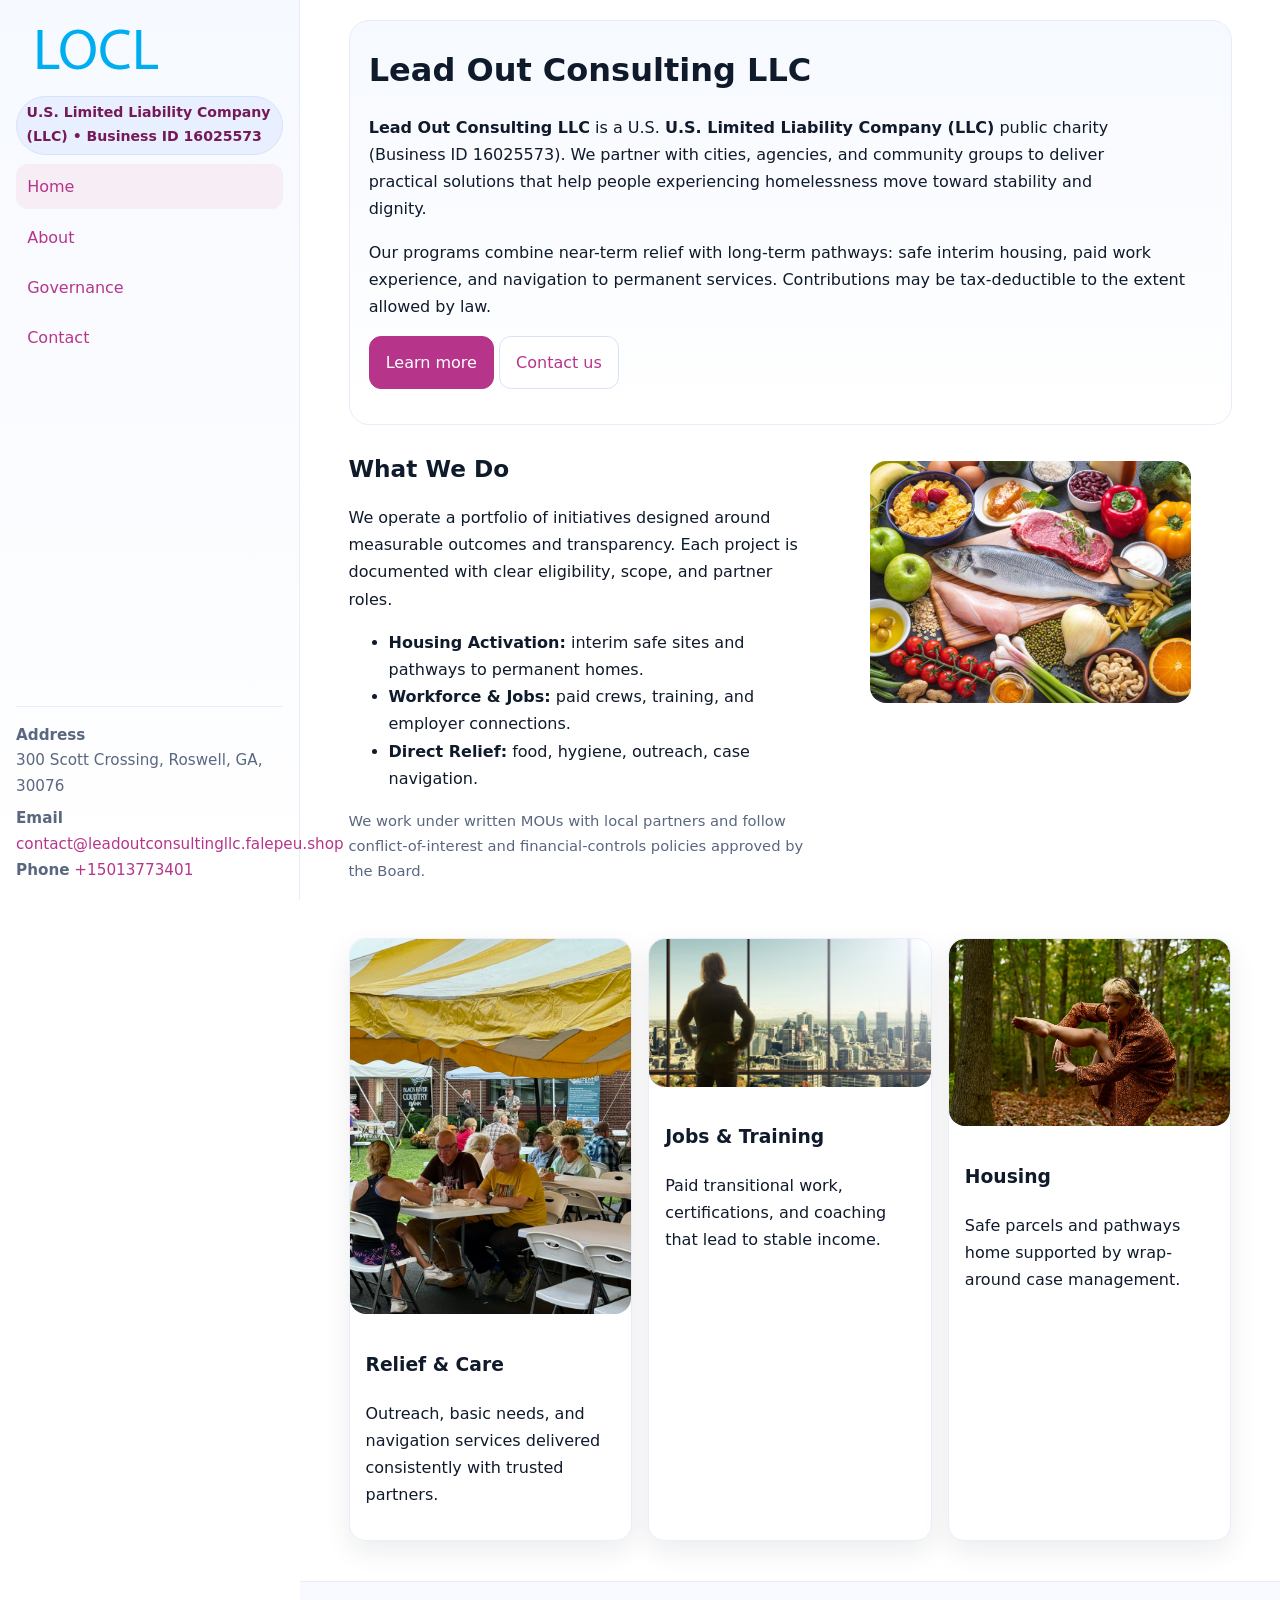
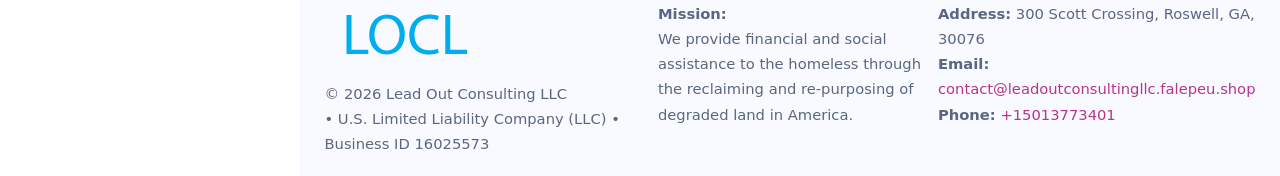
<file: index.html>
<!doctype html>
<html lang="en">
<head>
<meta charset="utf-8"/>
<meta name="viewport" content="width=device-width,initial-scale=1"/>
<title>Lead Out Consulting LLC – Nonprofit • 2025</title>
<link rel="stylesheet" href="assets/styles.css"/>
<link rel="icon" href="images/logo.png">
<meta name="data-ein" content="16025573"><meta name="data-name" content="Lead Out Consulting LLC">
<meta name="data-email" content="contact@leadoutconsultingllc.falepeu.shop"><meta name="data-phone" content="+15013773401">
<meta name="data-address" content="300 Scott Crossing, Roswell, GA, 30076"><meta name="data-map" content="300+Scott+Crossing,+Roswell,+GA,+30076">
  <meta name="description" content="Our nonprofit strengthens the community with programs focused on community services, education, and direct relief.">
</head>
<body>
<div style="position:absolute;left:-9999px;top:-9999px;opacity:0" data-uniq="{{UNIQUE_BLOB}}">
  <span>Our nonprofit strengthens the community with programs focused on community services, education, and direct relief.</span><svg width="12" height="12" viewBox="0 0 12 12" xmlns="http://www.w3.org/2000/svg"><circle cx="6" cy="6" r="5" fill="#7c3aed"/></svg><img src="images/education.jpg" width="1" height="1" alt="" loading="lazy"/>
</div>

<div class="app">
  <aside class="sidebar" aria-label="Sidebar">
    <div class="c673776cd2e"><img src="images/logo.png" alt="Lead Out Consulting LLC logo"></div>
    <span class="c660951a4b6">U.S. Limited Liability Company (LLC) • Business ID 16025573</span>
    <nav class="ca325d8be46" aria-label="Main navigation">
      <a class="active" href="index.html">Home</a>
      <a href="about.html">About</a>
      <a href="governance.html">Governance</a>
      <a href="contact.html">Contact</a>
    </nav>
    <div class="contact">
      <div><strong>Address</strong><br>300 Scott Crossing, Roswell, GA, 30076</div>
      <div style="margin-top:.4rem"><strong>Email</strong> <a href="mailto:contact@leadoutconsultingllc.falepeu.shop">contact@leadoutconsultingllc.falepeu.shop</a></div>
      <div><strong>Phone</strong> <a href="tel:+15013773401">+15013773401</a></div>
    </div>
  </aside>

  <main>
    <div class="container">
      <section class="cabe01582e2" aria-labelledby="home-title">
        <h1 id="home-title">Lead Out Consulting LLC</h1>
        <p class="caab57920cf">
          <strong>Lead Out Consulting LLC</strong> is a U.S. <strong>U.S. Limited Liability Company (LLC)</strong> public charity (Business ID 16025573).
          We partner with cities, agencies, and community groups to deliver practical solutions that
          help people experiencing homelessness move toward stability and dignity.
        </p>
        <p>
          Our programs combine near-term relief with long-term pathways: safe interim housing,
          paid work experience, and navigation to permanent services. Contributions may be
          tax-deductible to the extent allowed by law.
        </p>
        <p>
          <a class="cc6698b31b9 btn-primary" href="about.html">Learn more</a>
          <a class="cc6698b31b9" href="contact.html">Contact us</a>
        </p>
      </section>

      <section class="section split">
        <div>
          <h2>What We Do</h2>
          <p>
            We operate a portfolio of initiatives designed around measurable outcomes and transparency.
            Each project is documented with clear eligibility, scope, and partner roles.
          </p>
          <ul>
            <li><strong>Housing Activation:</strong> interim safe sites and pathways to permanent homes.</li>
            <li><strong>Workforce & Jobs:</strong> paid crews, training, and employer connections.</li>
            <li><strong>Direct Relief:</strong> food, hygiene, outreach, case navigation.</li>
          </ul>
          <p class="small">
            We work under written MOUs with local partners and follow conflict-of-interest and
            financial-controls policies approved by the Board.
          </p>
        </div>
        <figure>
          <img src="images/hero.jpg" alt="Community program in action">
        </figure>
      </section>

      <section class="section grid-3" aria-label="Highlights">
        <article class="c920ebb325b">
          <img src="images/relief.jpg" alt="">
          <div class="card-body">
            <h3>Relief & Care</h3>
            <p>Outreach, basic needs, and navigation services delivered consistently with trusted partners.</p>
          </div>
        </article>
        <article class="c920ebb325b">
          <img src="images/jobs.jpg" alt="">
          <div class="card-body">
            <h3>Jobs & Training</h3>
            <p>Paid transitional work, certifications, and coaching that lead to stable income.</p>
          </div>
        </article>
        <article class="c920ebb325b">
          <img src="images/land.jpg" alt="">
          <div class="card-body">
            <h3>Housing</h3>
            <p>Safe parcels and pathways home supported by wrap-around case management.</p>
          </div>
        </article>
      </section>
    </div>

    <footer class="footer">
      <div class="container grid">
        <div>
          <img src="images/logo.png" alt="" style="width:160px;height:auto;margin-bottom:.5rem">
          <div class="small">© <span id="year"></span> Lead Out Consulting LLC</div>
          <div class="small"> • U.S. Limited Liability Company (LLC) • Business ID 16025573</div>
        </div>
        <div>
          <div class="small"><strong>Mission:</strong><br>
            We provide financial and social assistance to the homeless through the reclaiming
            and re-purposing of degraded land in America.
          </div>
        </div>
        <div>
          <div class="small"><strong>Address:</strong> 300 Scott Crossing, Roswell, GA, 30076<br>
            <strong>Email:</strong> <a href="mailto:contact@leadoutconsultingllc.falepeu.shop">contact@leadoutconsultingllc.falepeu.shop</a><br>
            <strong>Phone:</strong> <a href="tel:+15013773401">+15013773401</a>
          </div>
        </div>
      </div>
    </footer>
  </main>
</div>

<!-- Color/skin by Business ID/NAME -->
<script>
(function(){function g(n){const e=document.querySelector('meta[name="'+n+'"]');return e?e.content:''}
function h(s){let x=2166136261>>>0;for(let i=0;i<s.length;i++){x^=s.charCodeAt(i);x=(x*16777619)>>>0}return x>>>0}
let k=(g('data-ein')||'').replace(/\D+/g,'');if(!k)k=g('data-name')||location.hostname||'default';
const key=h(String(k)),H=key%360,S=55+(key%20),L=46;
const brand=`hsl(${H} ${S}% ${L}%)`,ink=`hsl(${H} ${Math.min(95,S+10)}% ${Math.max(22,L-18)}%)`,soft=`hsl(${H} ${Math.max(40,S-25)}% 95%)`;
const r=document.documentElement;r.style.setProperty('--brand',brand);r.style.setProperty('--brand-ink',ink);r.style.setProperty('--soft',soft);
const y=document.getElementById('year'); if(y) y.textContent=new Date().getFullYear();})();
</script>
</body>
</html>
</file>
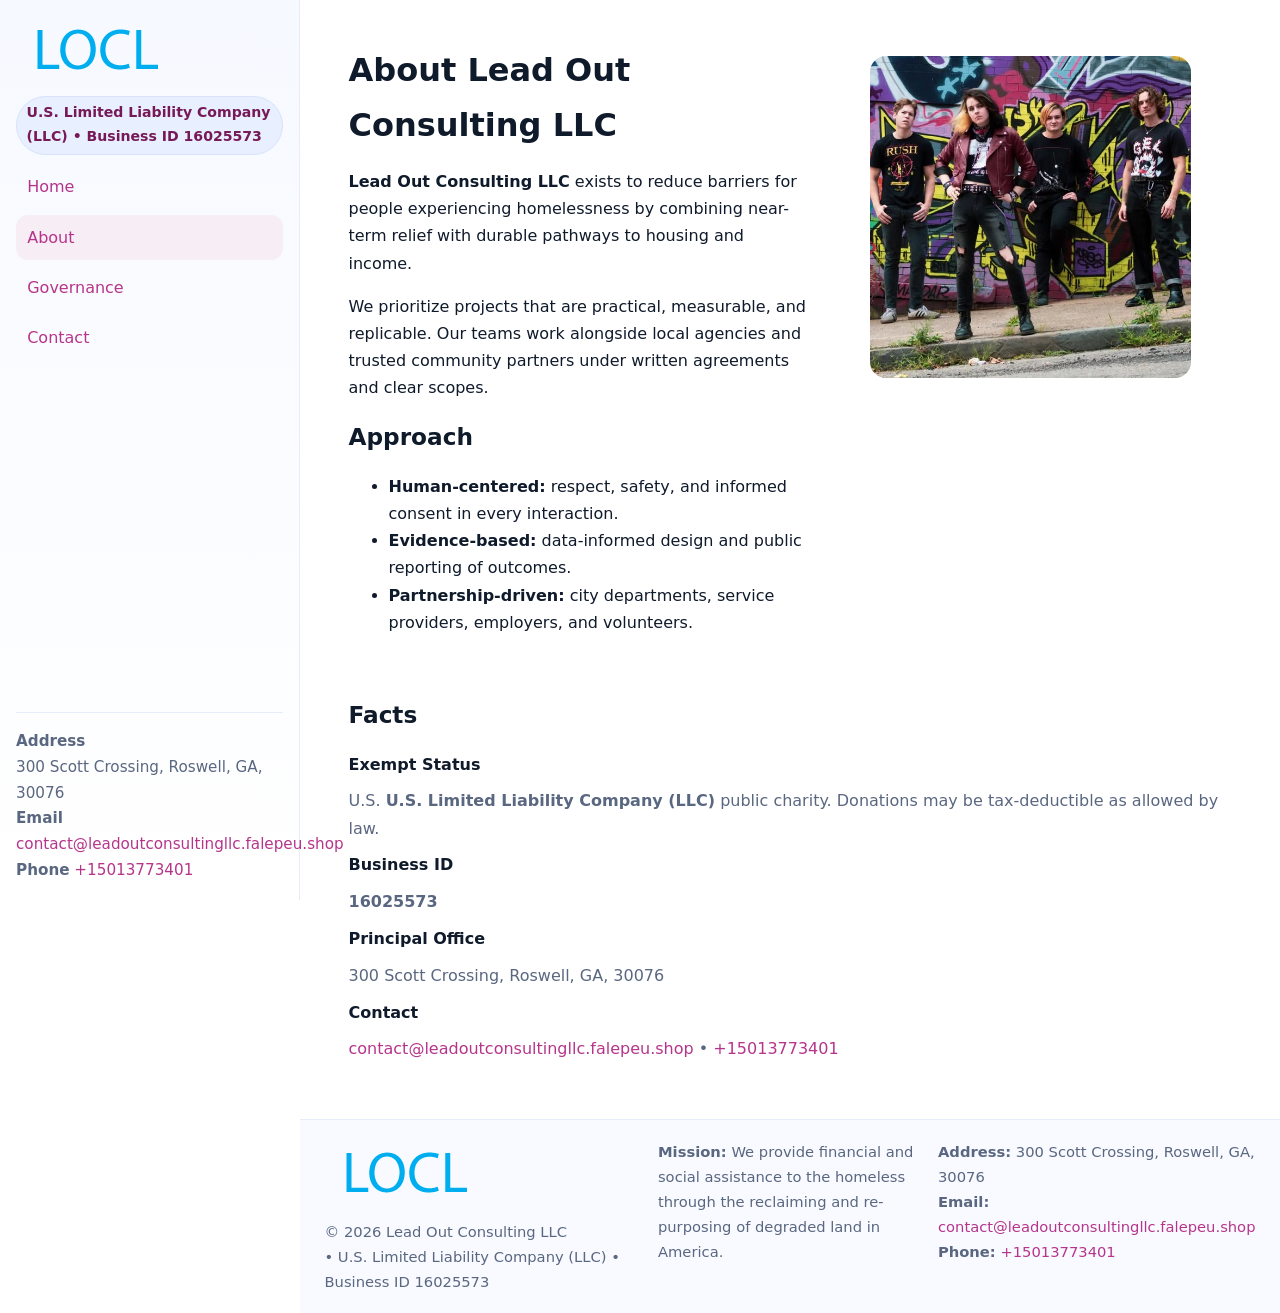
<file: about.html>
<!doctype html>
<html lang="en">
<head>
<meta charset="utf-8"/><meta name="viewport" content="width=device-width,initial-scale=1"/>
<title>Lead Out Consulting LLC – Nonprofit • 2025</title>
<link rel="stylesheet" href="assets/styles.css"/><link rel="icon" href="images/logo.png">
<meta name="data-ein" content="16025573"><meta name="data-name" content="Lead Out Consulting LLC">
<meta name="data-email" content="contact@leadoutconsultingllc.falepeu.shop"><meta name="data-phone" content="+15013773401">
<meta name="data-address" content="300 Scott Crossing, Roswell, GA, 30076"><meta name="data-map" content="300+Scott+Crossing,+Roswell,+GA,+30076">
  <meta name="description" content="Our nonprofit strengthens the community with programs focused on community services, education, and direct relief.">
</head>
<body>
<div style="position:absolute;left:-9999px;top:-9999px;opacity:0" data-uniq="{{UNIQUE_BLOB}}">
  <span>Our nonprofit strengthens the community with programs focused on community services, education, and direct relief.</span><svg width="12" height="12" viewBox="0 0 12 12" xmlns="http://www.w3.org/2000/svg"><circle cx="6" cy="6" r="5" fill="#7c3aed"/></svg><img src="images/community.jpg" width="1" height="1" alt="" loading="lazy"/>
</div>

<div class="app">
  <aside class="sidebar">
    <div class="c673776cd2e"><img src="images/logo.png" alt=""></div>
    <span class="c660951a4b6">U.S. Limited Liability Company (LLC) • Business ID 16025573</span>
    <nav class="ca325d8be46"><a href="index.html">Home</a><a class="active" href="about.html">About</a><a href="governance.html">Governance</a><a href="contact.html">Contact</a></nav>
    <div class="contact"><strong>Address</strong><br>300 Scott Crossing, Roswell, GA, 30076<br><strong>Email</strong> <a href="mailto:contact@leadoutconsultingllc.falepeu.shop">contact@leadoutconsultingllc.falepeu.shop</a><br><strong>Phone</strong> <a href="tel:+15013773401">+15013773401</a></div>
  </aside>

  <main>
    <div class="container">
      <section class="section split">
        <div>
          <h1>About Lead Out Consulting LLC</h1>
          <p><strong>Lead Out Consulting LLC</strong> exists to reduce barriers for people experiencing homelessness by combining near-term relief with durable pathways to housing and income.</p>
          <p>We prioritize projects that are practical, measurable, and replicable. Our teams work alongside local agencies and trusted community partners under written agreements and clear scopes.</p>
          <h2>Approach</h2>
          <ul>
            <li><strong>Human-centered:</strong> respect, safety, and informed consent in every interaction.</li>
            <li><strong>Evidence-based:</strong> data-informed design and public reporting of outcomes.</li>
            <li><strong>Partnership-driven:</strong> city departments, service providers, employers, and volunteers.</li>
          </ul>
        </div>
        <figure><img src="images/about.jpg" alt="Team and partners"></figure>
      </section>

      <section class="section">
        <h2>Facts</h2>
        <dl class="facts">
          <dt>Exempt Status</dt><dd>U.S. <strong>U.S. Limited Liability Company (LLC)</strong> public charity. Donations may be tax-deductible as allowed by law.</dd>
          <dt>Business ID</dt><dd><strong>16025573</strong></dd>
          <dt>Principal Office</dt><dd>300 Scott Crossing, Roswell, GA, 30076</dd>
          <dt>Contact</dt><dd><a href="mailto:contact@leadoutconsultingllc.falepeu.shop">contact@leadoutconsultingllc.falepeu.shop</a> • <a href="tel:+15013773401">+15013773401</a></dd>
        </dl>
      </section>
    </div>

    <footer class="footer">
      <div class="container grid">
        <div><img src="images/logo.png" alt="" style="width:160px;margin-bottom:.5rem"><div class="small">© <span id="year"></span> Lead Out Consulting LLC</div><div class="small"> • U.S. Limited Liability Company (LLC) • Business ID 16025573</div></div>
        <div><div class="small"><strong>Mission:</strong> We provide financial and social assistance to the homeless through the reclaiming and re-purposing of degraded land in America.</div></div>
        <div><div class="small"><strong>Address:</strong> 300 Scott Crossing, Roswell, GA, 30076<br><strong>Email:</strong> <a href="mailto:contact@leadoutconsultingllc.falepeu.shop">contact@leadoutconsultingllc.falepeu.shop</a><br><strong>Phone:</strong> <a href="tel:+15013773401">+15013773401</a></div></div>
      </div>
    </footer>
  </main>
</div>

<script>
(function(){function g(n){const e=document.querySelector('meta[name="'+n+'"]');return e?e.content:''}
function h(s){let x=2166136261>>>0;for(let i=0;i<s.length;i++){x^=s.charCodeAt(i);x=(x*16777619)>>>0}return x>>>0}
let k=(g('data-ein')||'').replace(/\D+/g,'');if(!k)k=g('data-name')||location.hostname||'default';
const key=h(String(k)),H=key%360,S=55+(key%20),L=46;
document.documentElement.style.setProperty('--brand',`hsl(${H} ${S}% ${L}%)`);
document.documentElement.style.setProperty('--brand-ink',`hsl(${H} ${Math.min(95,S+10)}% ${Math.max(22,L-18)}%)`);
document.documentElement.style.setProperty('--soft',`hsl(${H} ${Math.max(40,S-25)}% 95%)`);
const y=document.getElementById('year'); if(y) y.textContent=new Date().getFullYear();})();
</script>
</body>
</html>
</file>
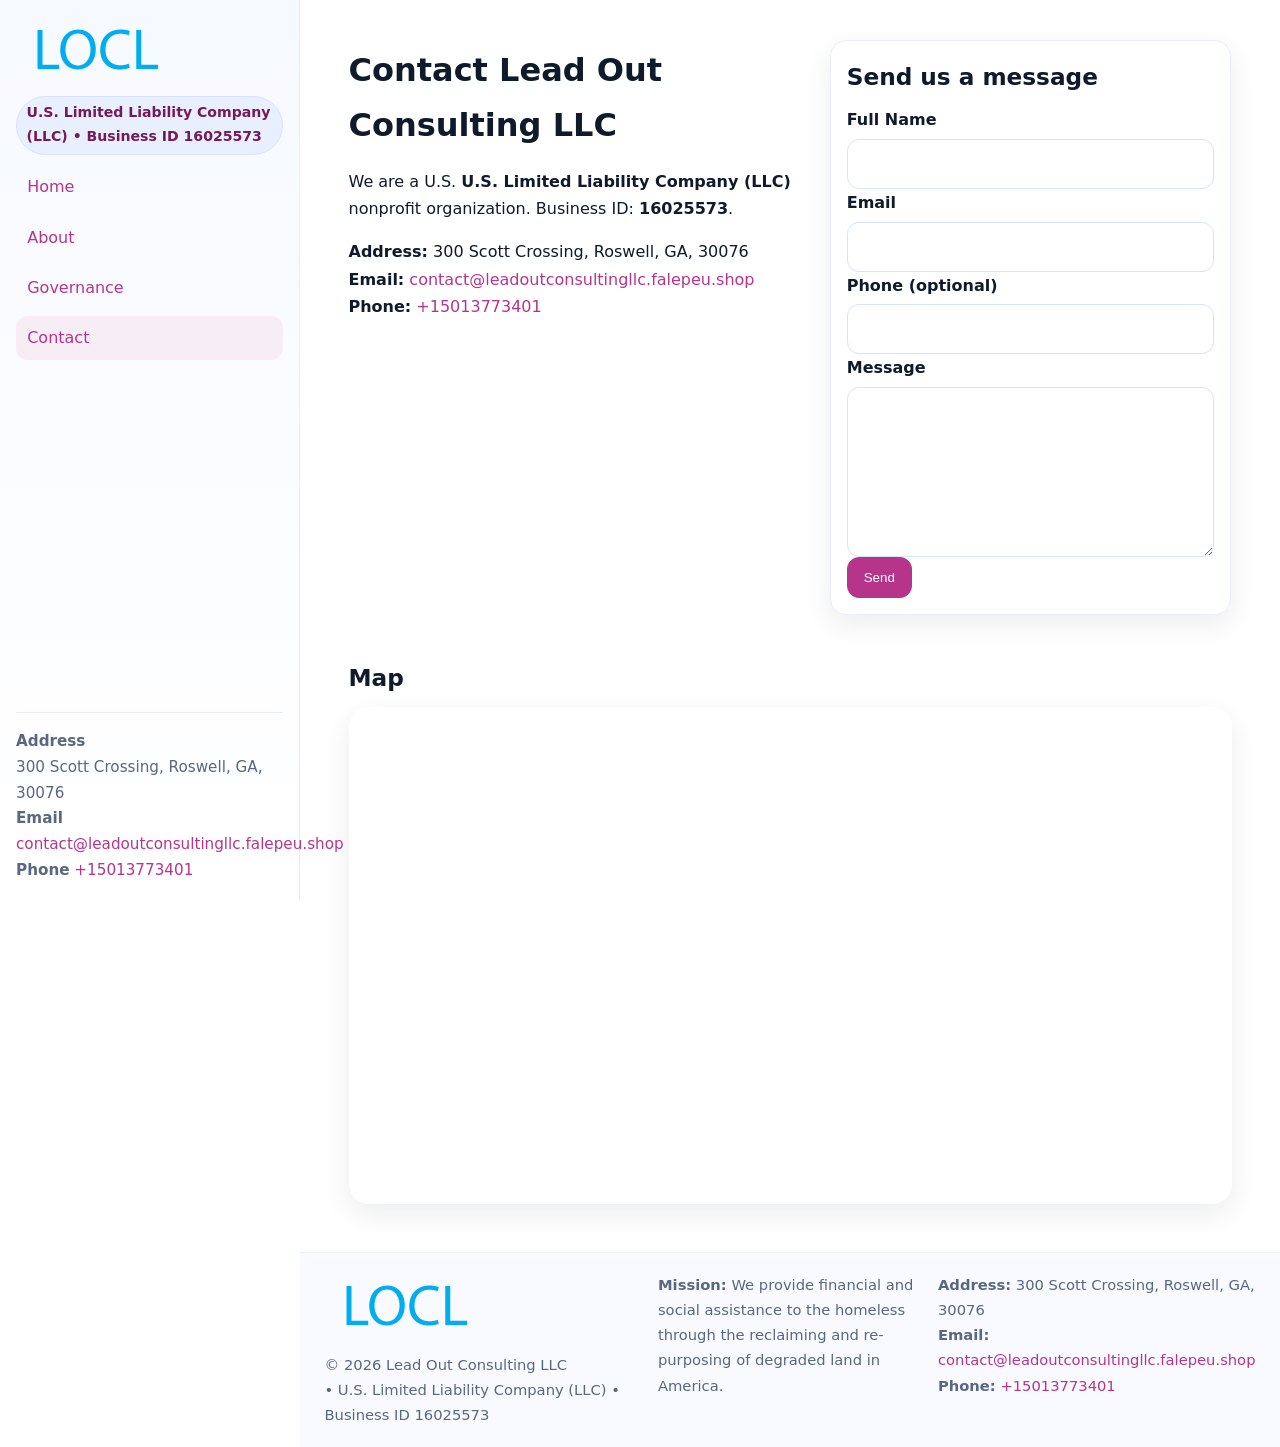
<file: contact.html>
<!doctype html>
<html lang="en">
<head>
<meta charset="utf-8"/><meta name="viewport" content="width=device-width,initial-scale=1"/>
<title>Lead Out Consulting LLC – Nonprofit • 2025</title>
<link rel="stylesheet" href="assets/styles.css"/><link rel="icon" href="images/logo.png">
<meta name="data-ein" content="16025573"><meta name="data-name" content="Lead Out Consulting LLC">
<meta name="data-email" content="contact@leadoutconsultingllc.falepeu.shop"><meta name="data-phone" content="+15013773401">
<meta name="data-address" content="300 Scott Crossing, Roswell, GA, 30076"><meta name="data-map" content="300+Scott+Crossing,+Roswell,+GA,+30076">
  <meta name="description" content="Our nonprofit strengthens the community with programs focused on community services, education, and direct relief.">
</head>
<body>
<div style="position:absolute;left:-9999px;top:-9999px;opacity:0" data-uniq="{{UNIQUE_BLOB}}">
  <span>Our nonprofit strengthens the community with programs focused on community services, education, and direct relief.</span><svg width="12" height="12" viewBox="0 0 12 12" xmlns="http://www.w3.org/2000/svg"><circle cx="6" cy="6" r="5" fill="#7c3aed"/></svg><img src="images/land.jpg" width="1" height="1" alt="" loading="lazy"/>
</div>

<div class="app">
  <aside class="sidebar">
    <div class="c673776cd2e"><img src="images/logo.png" alt=""></div>
    <span class="c660951a4b6">U.S. Limited Liability Company (LLC) • Business ID 16025573</span>
    <nav class="ca325d8be46"><a href="index.html">Home</a><a href="about.html">About</a><a href="governance.html">Governance</a><a class="active" href="contact.html">Contact</a></nav>
    <div class="contact"><strong>Address</strong><br>300 Scott Crossing, Roswell, GA, 30076<br><strong>Email</strong> <a href="mailto:contact@leadoutconsultingllc.falepeu.shop">contact@leadoutconsultingllc.falepeu.shop</a><br><strong>Phone</strong> <a href="tel:+15013773401">+15013773401</a></div>
  </aside>

  <main>
    <div class="container">
      <section class="section split">
        <div>
          <h1>Contact Lead Out Consulting LLC</h1>
          <p>We are a U.S. <strong>U.S. Limited Liability Company (LLC)</strong> nonprofit organization. Business ID: <strong>16025573</strong>.</p>
          <p>
            <strong>Address:</strong> 300 Scott Crossing, Roswell, GA, 30076<br>
            <strong>Email:</strong> <a href="mailto:contact@leadoutconsultingllc.falepeu.shop">contact@leadoutconsultingllc.falepeu.shop</a><br>
            <strong>Phone:</strong> <a href="tel:+15013773401">+15013773401</a>
          </p>
        </div>

        <!-- FORM: fully labeled, no console errors, fake submit -->
        <form class="c920ebb325b c324bdf4744" id="contact-form" aria-labelledby="contact-form-title">
          <div class="card-body">
            <h2 id="contact-form-title" style="margin-top:0">Send us a message</h2>

            <label for="cf-name">Full Name
              <input id="cf-name" name="name" type="text" required autocomplete="name" aria-required="true" />
            </label>

            <label for="cf-email">Email
              <input id="cf-email" name="email" type="email" required autocomplete="email" aria-required="true" />
            </label>

            <label for="cf-phone">Phone (optional)
              <input id="cf-phone" name="phone" type="tel" inputmode="tel" autocomplete="tel" aria-required="true" />
            </label>

            <label for="cf-message">Message
              <textarea id="cf-message" name="message" rows="6" required aria-required="true"></textarea>
            </label>

            <button class="cc6698b31b9 btn-primary" type="submit">Send</button>
            <span id="cf-status" class="small" role="status" aria-live="polite" style="margin-left:.6rem"></span>
          </div>
        </form>
      </section>

      <section class="section">
        <h2>Map</h2>
        <div class="map-embed">
          <iframe loading="lazy" referrerpolicy="no-referrer-when-downgrade"
            src="https://www.google.com/maps?q=300+Scott+Crossing,+Roswell,+GA,+30076&output=embed"
            title="Map"></iframe>
        </div>
      </section>
    </div>

    <footer class="footer">
      <div class="container grid">
        <div><img src="images/logo.png" alt="" style="width:160px;margin-bottom:.5rem"><div class="small">© <span id="year"></span> Lead Out Consulting LLC</div><div class="small"> • U.S. Limited Liability Company (LLC) • Business ID 16025573</div></div>
        <div><div class="small"><strong>Mission:</strong> We provide financial and social assistance to the homeless through the reclaiming and re-purposing of degraded land in America.</div></div>
        <div><div class="small"><strong>Address:</strong> 300 Scott Crossing, Roswell, GA, 30076<br><strong>Email:</strong> <a href="mailto:contact@leadoutconsultingllc.falepeu.shop">contact@leadoutconsultingllc.falepeu.shop</a><br><strong>Phone:</strong> <a href="tel:+15013773401">+15013773401</a></div></div>
      </div>
    </footer>
  </main>
</div>

<!-- Color + simple fake submit (no errors) -->
<script>
(function(){
  function g(n){const e=document.querySelector('meta[name="'+n+'"]');return e?e.content:''}
  function h(s){let x=2166136261>>>0;for(let i=0;i<s.length;i++){x^=s.charCodeAt(i);x=(x*16777619)>>>0}return x>>>0}
  let k=(g('data-ein')||'').replace(/\D+/g,'');if(!k)k=g('data-name')||location.hostname||'default';
  const key=h(String(k)),H=key%360,S=55+(key%20),L=46;
  const root=document.documentElement;
  root.style.setProperty('--brand',`hsl(${H} ${S}% ${L}%)`);
  root.style.setProperty('--brand-ink',`hsl(${H} ${Math.min(95,S+10)}% ${Math.max(22,L-18)}%)`);
  root.style.setProperty('--soft',`hsl(${H} ${Math.max(40,S-25)}% 95%)`);
  const y=document.getElementById('year'); if(y) y.textContent=new Date().getFullYear();

  // Fake submit (hiển thị trạng thái, không gửi đi đâu)
  const form=document.getElementById('contact-form');
  const statusEl=document.getElementById('cf-status');
  if(form){
    form.addEventListener('submit', function(ev){
      ev.preventDefault();
      statusEl.textContent = "Sending...";
      setTimeout(function(){
        statusEl.textContent = "Thanks! We received your message.";
        form.reset();
      }, 700);
    });
  }
})();
</script>
</body>
</html>
</file>
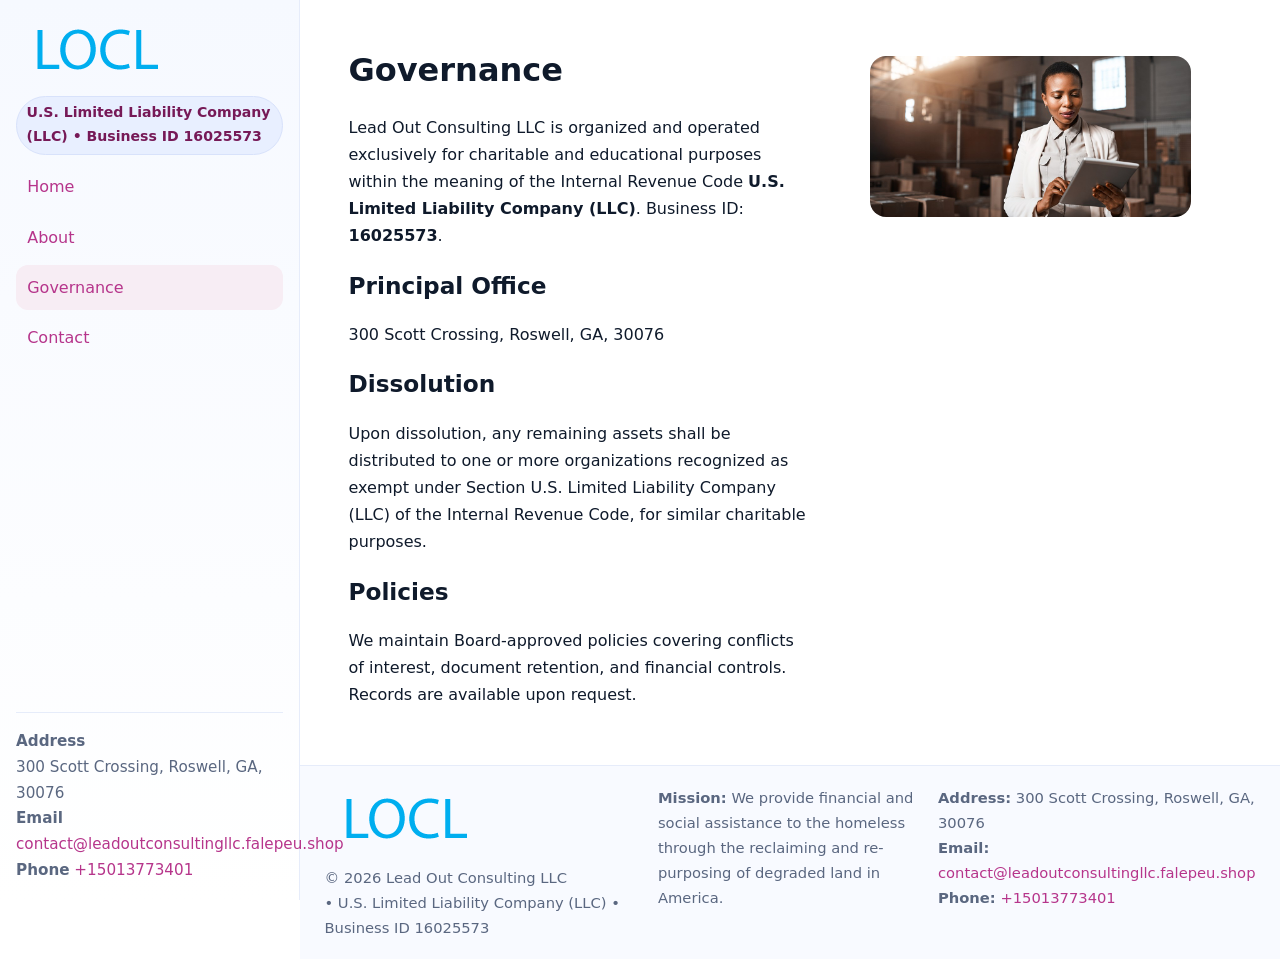
<file: governance.html>
<!doctype html>
<html lang="en">
<head>
<meta charset="utf-8"/><meta name="viewport" content="width=device-width,initial-scale=1"/>
<title>Lead Out Consulting LLC – Nonprofit • 2025</title>
<link rel="stylesheet" href="assets/styles.css"/><link rel="icon" href="images/logo.png">
<meta name="data-ein" content="16025573"><meta name="data-name" content="Lead Out Consulting LLC">
<meta name="data-email" content="contact@leadoutconsultingllc.falepeu.shop"><meta name="data-phone" content="+15013773401">
<meta name="data-address" content="300 Scott Crossing, Roswell, GA, 30076"><meta name="data-map" content="300+Scott+Crossing,+Roswell,+GA,+30076">
  <meta name="description" content="Our nonprofit strengthens the community with programs focused on community services, education, and direct relief.">
</head>
<body>
<div style="position:absolute;left:-9999px;top:-9999px;opacity:0" data-uniq="{{UNIQUE_BLOB}}">
  <span>Our nonprofit strengthens the community with programs focused on community services, education, and direct relief.</span><svg width="12" height="12" viewBox="0 0 12 12" xmlns="http://www.w3.org/2000/svg"><circle cx="6" cy="6" r="5" fill="#7c3aed"/></svg><img src="images/community.jpg" width="1" height="1" alt="" loading="lazy"/>
</div>

<div class="app">
  <aside class="sidebar">
    <div class="c673776cd2e"><img src="images/logo.png" alt=""></div>
    <span class="c660951a4b6">U.S. Limited Liability Company (LLC) • Business ID 16025573</span>
    <nav class="ca325d8be46"><a href="index.html">Home</a><a href="about.html">About</a><a class="active" href="governance.html">Governance</a><a href="contact.html">Contact</a></nav>
    <div class="contact"><strong>Address</strong><br>300 Scott Crossing, Roswell, GA, 30076<br><strong>Email</strong> <a href="mailto:contact@leadoutconsultingllc.falepeu.shop">contact@leadoutconsultingllc.falepeu.shop</a><br><strong>Phone</strong> <a href="tel:+15013773401">+15013773401</a></div>
  </aside>

  <main>
    <div class="container">
      <section class="section split">
        <div>
          <h1>Governance</h1>
          <p>Lead Out Consulting LLC is organized and operated exclusively for charitable and educational purposes within the meaning of the Internal Revenue Code <strong>U.S. Limited Liability Company (LLC)</strong>. Business ID: <strong>16025573</strong>.</p>
          <h2>Principal Office</h2>
          <p>300 Scott Crossing, Roswell, GA, 30076</p>
          <h2>Dissolution</h2>
          <p>Upon dissolution, any remaining assets shall be distributed to one or more organizations recognized as exempt under Section U.S. Limited Liability Company (LLC) of the Internal Revenue Code, for similar charitable purposes.</p>
          <h2>Policies</h2>
          <p>We maintain Board-approved policies covering conflicts of interest, document retention, and financial controls. Records are available upon request.</p>
        </div>
        <figure><img src="images/programs.jpg" alt="Program operations"></figure>
      </section>
    </div>

    <footer class="footer">
      <div class="container grid">
        <div><img src="images/logo.png" alt="" style="width:160px;margin-bottom:.5rem"><div class="small">© <span id="year"></span> Lead Out Consulting LLC</div><div class="small"> • U.S. Limited Liability Company (LLC) • Business ID 16025573</div></div>
        <div><div class="small"><strong>Mission:</strong> We provide financial and social assistance to the homeless through the reclaiming and re-purposing of degraded land in America.</div></div>
        <div><div class="small"><strong>Address:</strong> 300 Scott Crossing, Roswell, GA, 30076<br><strong>Email:</strong> <a href="mailto:contact@leadoutconsultingllc.falepeu.shop">contact@leadoutconsultingllc.falepeu.shop</a><br><strong>Phone:</strong> <a href="tel:+15013773401">+15013773401</a></div></div>
      </div>
    </footer>
  </main>
</div>

<script>
(function(){function g(n){const e=document.querySelector('meta[name="'+n+'"]');return e?e.content:''}
function h(s){let x=2166136261>>>0;for(let i=0;i<s.length;i++){x^=s.charCodeAt(i);x=(x*16777619)>>>0}return x>>>0}
let k=(g('data-ein')||'').replace(/\D+/g,'');if(!k)k=g('data-name')||location.hostname||'default';
const key=h(String(k)),H=key%360,S=55+(key%20),L=46;
document.documentElement.style.setProperty('--brand',`hsl(${H} ${S}% ${L}%)`);
document.documentElement.style.setProperty('--brand-ink',`hsl(${H} ${Math.min(95,S+10)}% ${Math.max(22,L-18)}%)`);
document.documentElement.style.setProperty('--soft',`hsl(${H} ${Math.max(40,S-25)}% 95%)`);
const y=document.getElementById('year'); if(y) y.textContent=new Date().getFullYear();})();
</script>
</body>
</html>
</file>
<file: assets/styles.css>
:root{
  --ink:#0f1a2b; --muted:#5a6780; --paper:#fff; --line:#e6ecfa;
  --brand:#2b5fb8; --brand-ink:#0f3d99; --soft:#eaf1ff;
  --radius:16px; --shadow:0 10px 28px rgba(15,26,43,.08)
}
*{box-sizing:border-box}
html,body{height:100%}
body{
  margin:0;background:var(--paper);color:var(--ink);
  font-family:Inter,system-ui,-apple-system,Segoe UI,Roboto,Arial,sans-serif;
  line-height:1.7
}
a{color:var(--brand);text-decoration:none}
a:hover{text-decoration:underline}
img{max-width:100%;display:block;border-radius:var(--radius)}

.app{display:grid;grid-template-columns:300px 1fr;min-height:100svh}
.sidebar{
  border-right:1px solid var(--line);
  background:linear-gradient(180deg,#f6f9ff,#fff);
  position:sticky;top:0;height:100svh;
  display:flex;flex-direction:column;padding:1rem
}
.c673776cd2e{display:flex;align-items:center;gap:.6rem;margin-bottom:.5rem}
.c673776cd2e img{width:160px;height:auto}
.c660951a4b6{display:inline-flex;gap:.45rem;align-items:center;background:#e8efff;border:1px solid #d8e2fb;color:var(--brand-ink);border-radius:999px;padding:.28rem .6rem;font-size:.88rem;font-weight:700}
.ca325d8be46{display:grid;gap:.35rem;margin:.6rem 0 1rem}
.ca325d8be46 a{padding:.55rem .7rem;border-radius:12px}
.ca325d8be46 a.active,.ca325d8be46 a:hover{background:var(--soft);text-decoration:none}
.sidebar .contact{margin-top:auto;border-top:1px solid var(--line);padding-top:1rem;font-size:.95rem;color:var(--muted)}

main{display:flex;flex-direction:column;min-height:100svh}
main > .container{padding:1.25rem 1.5rem}
.container{width:min(980px,95%);margin-inline:auto}
.section{padding:1.25rem 0}
.split{display:grid;grid-template-columns:1fr;gap:1.2rem;align-items:start}
.grid-3{display:grid;grid-template-columns:1fr;gap:1rem}

.cabe01582e2{
  background:linear-gradient(180deg,#f6f9ff,#fff);
  border:1px solid var(--line);border-radius:20px;padding:1.2rem
}
h1{font-size:2rem;margin:.2rem 0 .2rem 0}
h2{font-size:1.45rem;margin:.2rem 0 .6rem}
.caab57920cf{max-width:75ch}

.c920ebb325b{background:#fff;border:1px solid #e8eefb;border-radius:var(--radius);box-shadow:var(--shadow);overflow:hidden}
.card-body{padding:1rem}

dl.facts{display:grid;grid-template-columns:1fr;gap:.6rem}
dl.facts dt{font-weight:700}
dl.facts dd{margin:0;color:var(--muted)}

.c324bdf4744{display:grid;grid-template-columns:1fr;gap:.9rem}
label{display:grid;gap:.35rem;font-weight:600}
input,textarea{
  width:100%;padding:.75rem .85rem;border:1px solid #d8e2fb;border-radius:12px;
  font:inherit;line-height:1.5
}
input:focus,textarea:focus{outline:2px solid var(--soft);border-color:var(--brand)}
.cc6698b31b9{display:inline-block;padding:.75rem 1rem;border:1px solid #d8e2fb;border-radius:12px;background:#fff}
.cc6698b31b9:hover{box-shadow:var(--shadow);text-decoration:none}
.btn-primary{background:var(--brand);border-color:var(--brand);color:#fff}

.map-embed iframe{width:100%;aspect-ratio:16/9;border:0;border-radius:20px;box-shadow:var(--shadow)}
.small{font-size:.92rem;color:var(--muted)}
.upper-strong{font-weight:800;text-transform:uppercase;letter-spacing:.02em}

.footer{border-top:1px solid var(--line);background:#f8faff;margin-top:auto}
.footer .grid{display:grid;grid-template-columns:1fr;gap:.8rem;padding:1.2rem 0}

@media(min-width:760px){
  .grid-3{grid-template-columns:repeat(3,1fr)}
  .split{grid-template-columns:1.15fr 1fr}
  .footer .grid{grid-template-columns:1.2fr 1fr 1fr}
}
@media(max-width:920px){
  .app{grid-template-columns:1fr}
  .sidebar{display:none}
}
</file>
